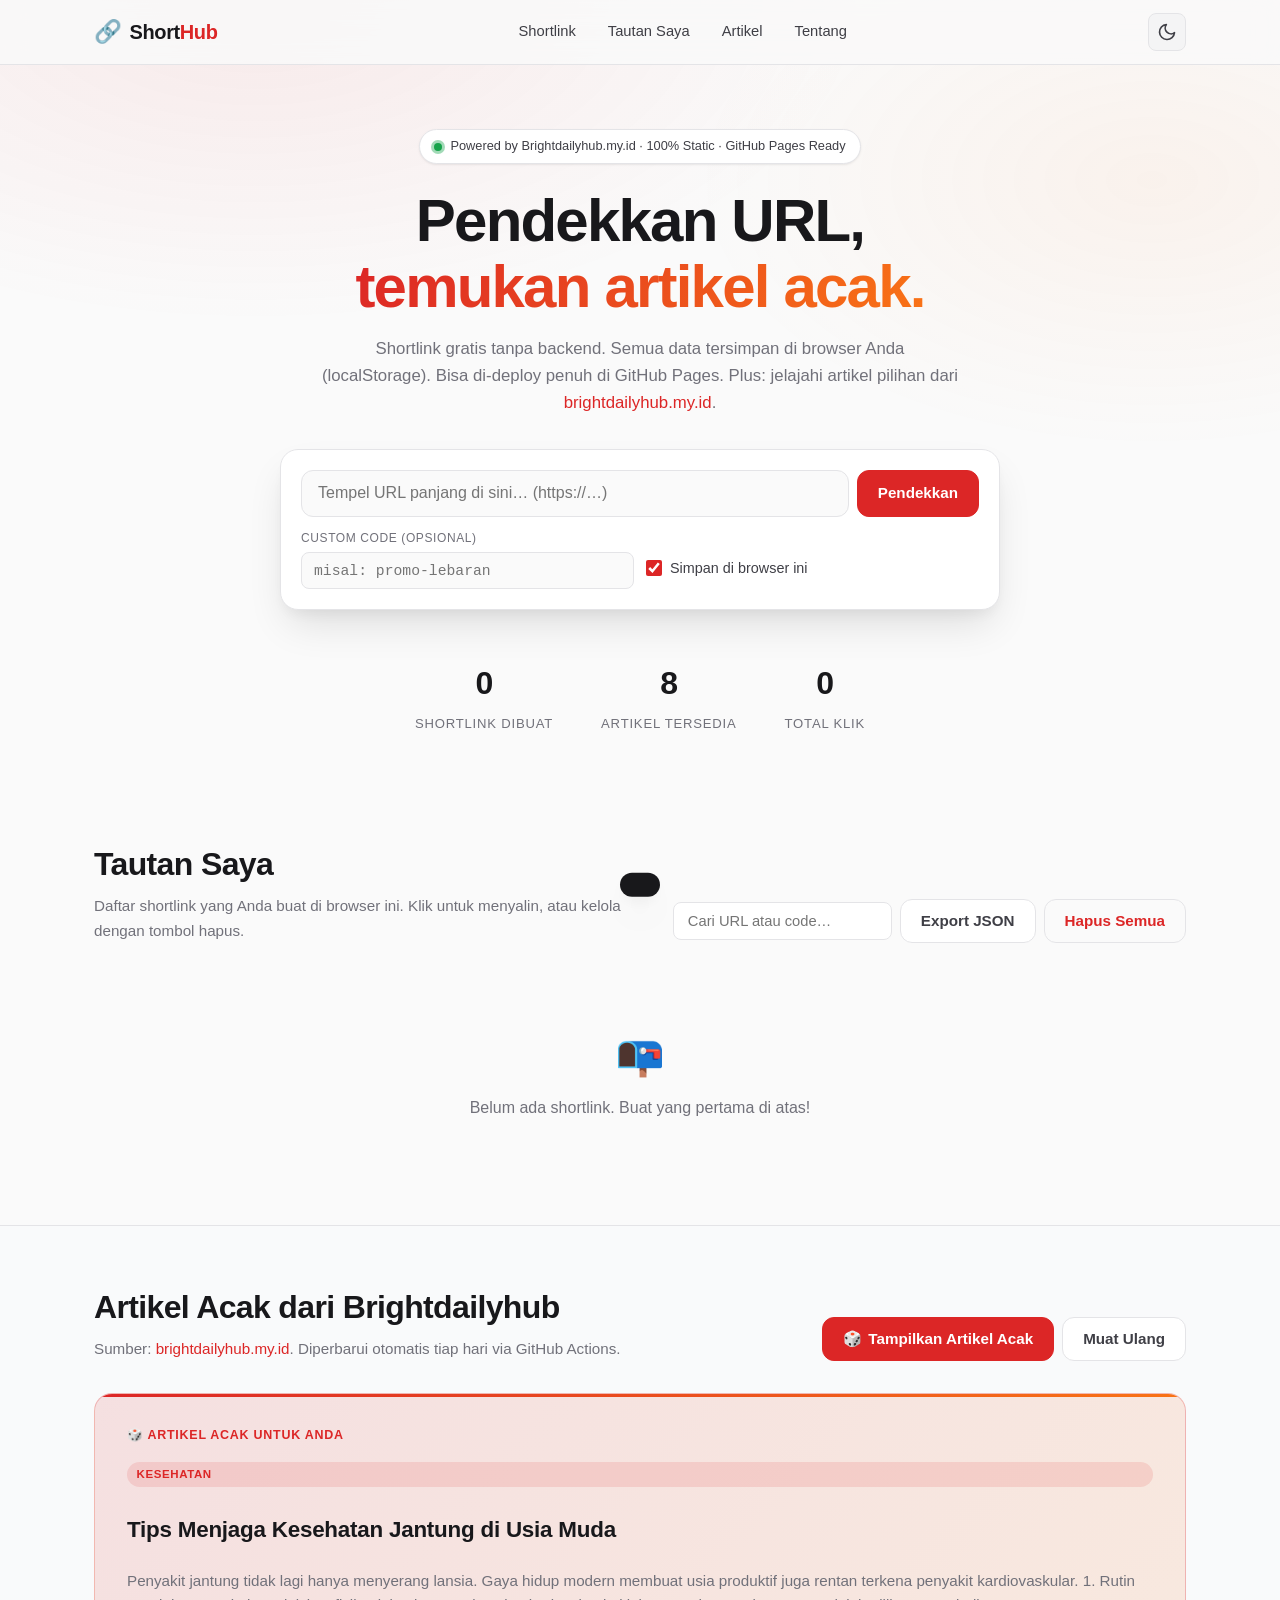
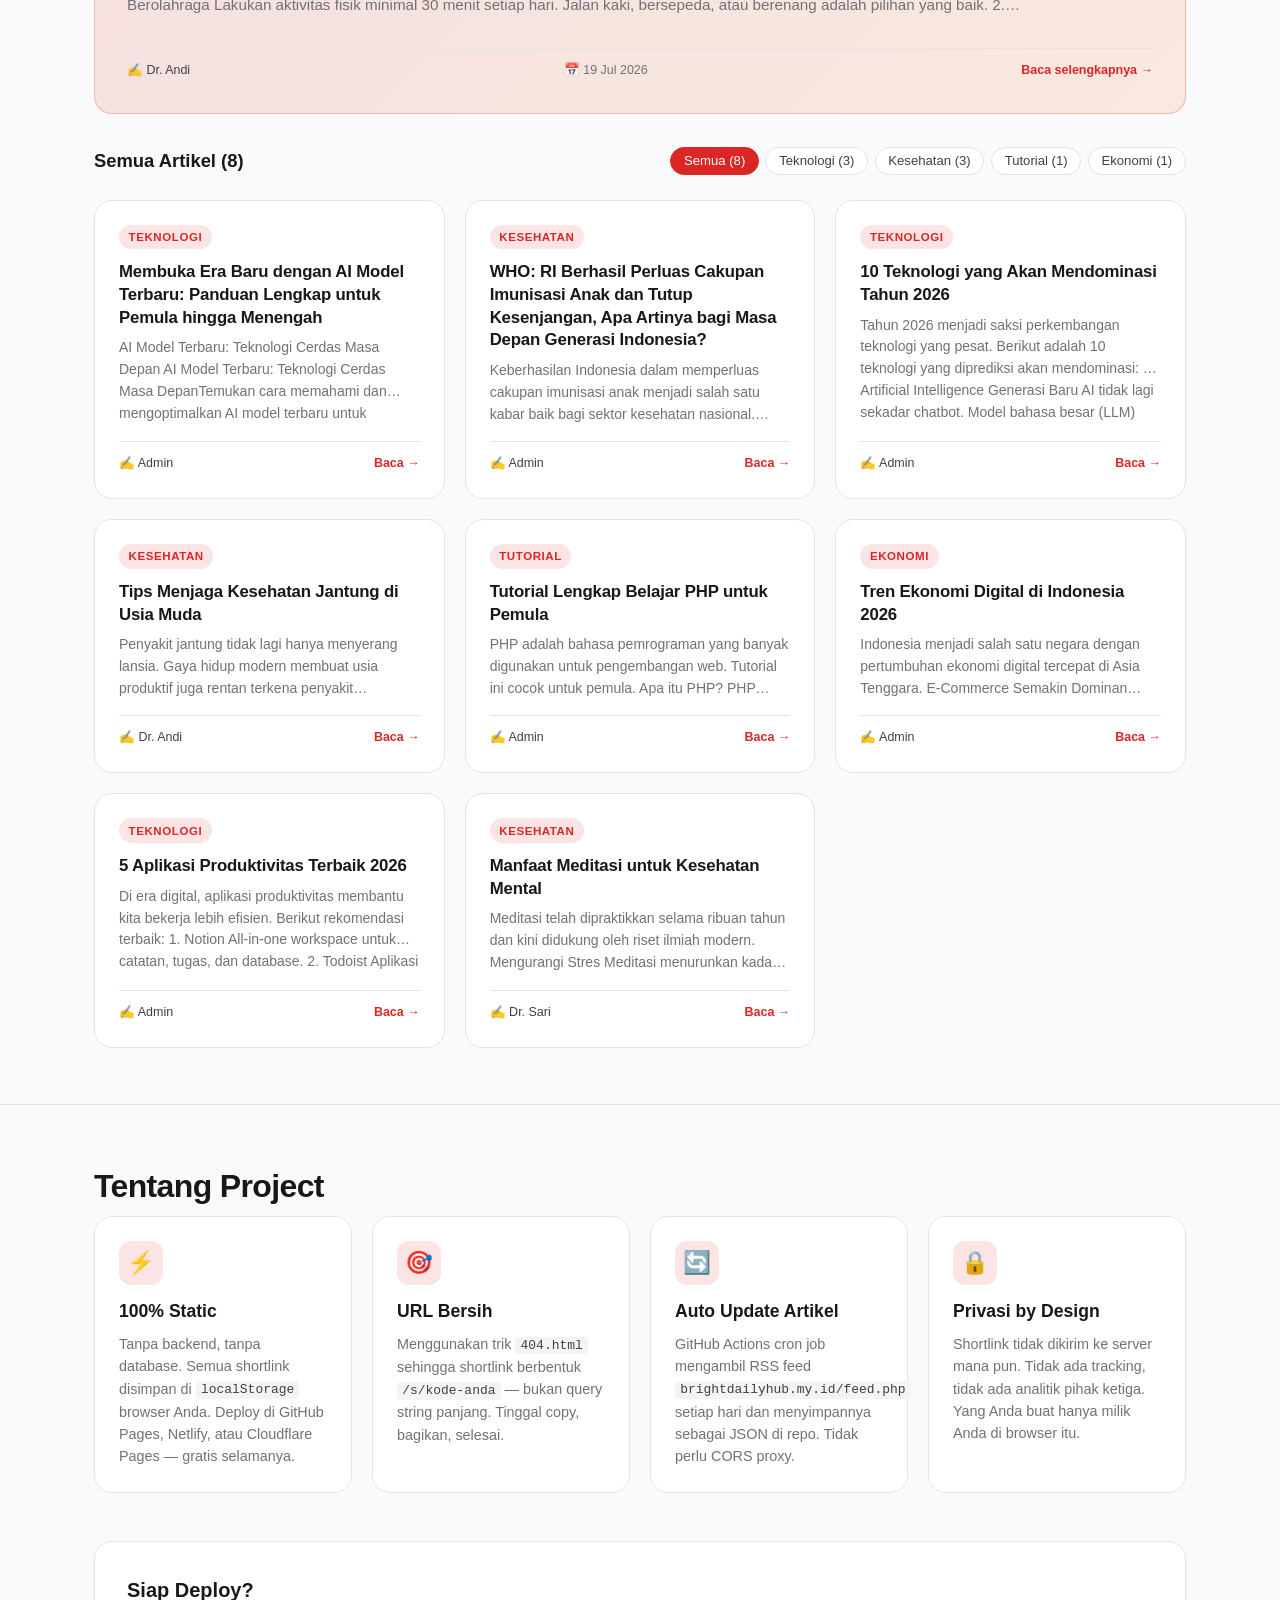
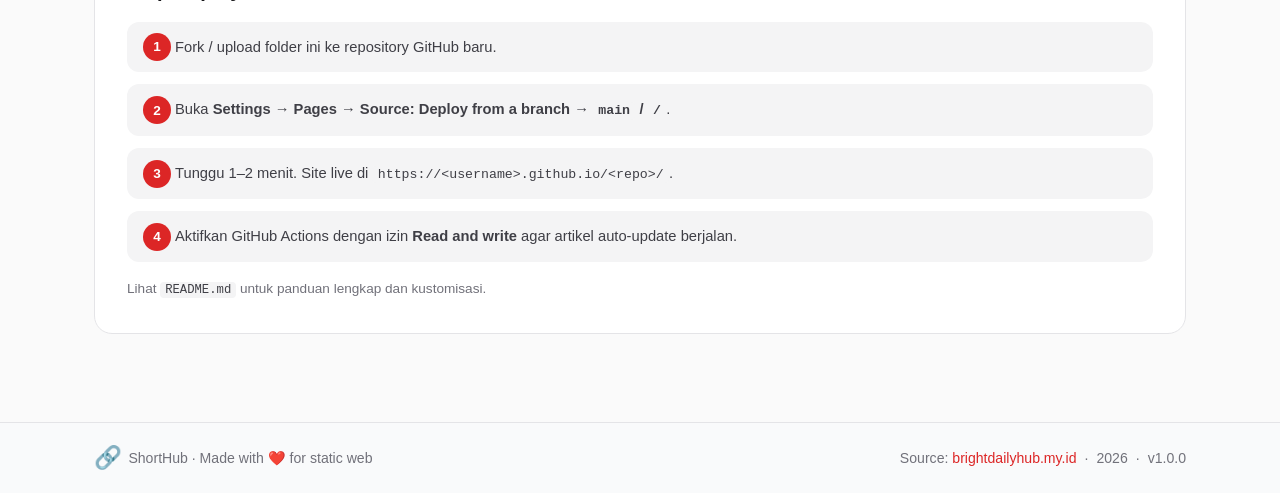
<file: index.html>
<!DOCTYPE html>
<html lang="id">
<head>
<meta charset="UTF-8">
<meta name="viewport" content="width=device-width, initial-scale=1.0">
<meta name="description" content="Shortlink generator gratis dengan fitur random artikel dari Brightdailyhub. Deploy di GitHub Pages, tanpa backend.">
<meta name="theme-color" content="#dc2626">
<title>ShortHub — Shortlink & Random Artikel</title>
<link rel="icon" href="data:image/svg+xml,<svg xmlns='http://www.w3.org/2000/svg' viewBox='0 0 100 100'><text y='.9em' font-size='90'>🔗</text></svg>">
<link rel="manifest" href="manifest.webmanifest">
<link rel="stylesheet" href="assets/css/style.css">
</head>
<body>
<div class="bg-gradient" aria-hidden="true"></div>

<header class="site-header">
  <div class="container header-inner">
    <a href="./" class="brand" aria-label="ShortHub home">
      <span class="brand-icon">🔗</span>
      <span class="brand-text">Short<span class="brand-accent">Hub</span></span>
    </a>
    <nav class="top-nav" aria-label="Navigasi utama">
      <a href="#shortener" class="nav-link">Shortlink</a>
      <a href="#my-links" class="nav-link">Tautan Saya</a>
      <a href="#articles" class="nav-link">Artikel</a>
      <a href="#about" class="nav-link">Tentang</a>
    </nav>
    <button class="theme-toggle" id="themeToggle" type="button" aria-label="Ganti tema" title="Ganti tema terang/gelap">
      <svg class="icon-sun" width="20" height="20" viewBox="0 0 24 24" fill="none" stroke="currentColor" stroke-width="2" stroke-linecap="round" stroke-linejoin="round"><circle cx="12" cy="12" r="5"/><line x1="12" y1="1" x2="12" y2="3"/><line x1="12" y1="21" x2="12" y2="23"/><line x1="4.22" y1="4.22" x2="5.64" y2="5.64"/><line x1="18.36" y1="18.36" x2="19.78" y2="19.78"/><line x1="1" y1="12" x2="3" y2="12"/><line x1="21" y1="12" x2="23" y2="12"/><line x1="4.22" y1="19.78" x2="5.64" y2="18.36"/><line x1="18.36" y1="5.64" x2="19.78" y2="4.22"/></svg>
      <svg class="icon-moon" width="20" height="20" viewBox="0 0 24 24" fill="none" stroke="currentColor" stroke-width="2" stroke-linecap="round" stroke-linejoin="round"><path d="M21 12.79A9 9 0 1 1 11.21 3 7 7 0 0 0 21 12.79z"/></svg>
    </button>
  </div>
</header>

<main>
  <!-- HERO + SHORTLINK CREATOR -->
  <section id="shortener" class="hero">
    <div class="container">
      <div class="hero-badge">
        <span class="pulse-dot"></span>
        Powered by Brightdailyhub.my.id · 100% Static · GitHub Pages Ready
      </div>
      <h1 class="hero-title">
        Pendekkan URL,<br>
        <span class="grad-text">temukan artikel acak.</span>
      </h1>
      <p class="hero-sub">
        Shortlink gratis tanpa backend. Semua data tersimpan di browser Anda (localStorage).
        Bisa di-deploy penuh di GitHub Pages. Plus: jelajahi artikel pilihan dari
        <a href="https://brightdailyhub.my.id" target="_blank" rel="noopener">brightdailyhub.my.id</a>.
      </p>

      <form id="shortenForm" class="shorten-card" autocomplete="off">
        <div class="input-row">
          <input
            type="url"
            id="urlInput"
            name="url"
            placeholder="Tempel URL panjang di sini… (https://…)"
            required
            aria-label="URL panjang"
          >
          <button type="submit" class="btn btn-primary" id="shortenBtn">
            <span class="btn-label">Pendekkan</span>
          </button>
        </div>
        <div class="options-row">
          <label class="opt-field">
            <span class="opt-label">Custom code (opsional)</span>
            <input type="text" id="customCode" placeholder="misal: promo-lebaran" pattern="[a-zA-Z0-9_-]{0,32}" maxlength="32">
          </label>
          <label class="opt-field opt-check">
            <input type="checkbox" id="rememberMe" checked>
            <span>Simpan di browser ini</span>
          </label>
        </div>
        <div id="resultBox" class="result-box hidden" role="status" aria-live="polite"></div>
      </form>

      <div class="hero-stats">
        <div class="stat">
          <span class="stat-num" id="statTotalLinks">0</span>
          <span class="stat-label">Shortlink dibuat</span>
        </div>
        <div class="stat">
          <span class="stat-num" id="statTotalArticles">0</span>
          <span class="stat-label">Artikel tersedia</span>
        </div>
        <div class="stat">
          <span class="stat-num" id="statTotalClicks">0</span>
          <span class="stat-label">Total klik</span>
        </div>
      </div>
    </div>
  </section>

  <!-- MY LINKS -->
  <section id="my-links" class="section">
    <div class="container">
      <div class="section-head">
        <div>
          <h2 class="section-title">Tautan Saya</h2>
          <p class="section-desc">Daftar shortlink yang Anda buat di browser ini. Klik untuk menyalin, atau kelola dengan tombol hapus.</p>
        </div>
        <div class="section-actions">
          <input type="search" id="searchLinks" placeholder="Cari URL atau code…" class="search-input" aria-label="Cari shortlink">
          <button class="btn btn-ghost" id="exportBtn" type="button">Export JSON</button>
          <button class="btn btn-ghost-danger" id="clearAllBtn" type="button">Hapus Semua</button>
        </div>
      </div>
      <div id="linksList" class="links-list"></div>
      <div id="emptyState" class="empty-state hidden">
        <div class="empty-icon">📭</div>
        <p>Belum ada shortlink. Buat yang pertama di atas!</p>
      </div>
    </div>
  </section>

  <!-- RANDOM ARTICLES -->
  <section id="articles" class="section section-alt">
    <div class="container">
      <div class="section-head">
        <div>
          <h2 class="section-title">Artikel Acak dari Brightdailyhub</h2>
          <p class="section-desc">
            Sumber: <a href="https://brightdailyhub.my.id" target="_blank" rel="noopener">brightdailyhub.my.id</a>.
            Diperbarui otomatis tiap hari via GitHub Actions.
          </p>
        </div>
        <div class="section-actions">
          <button class="btn btn-primary" id="randomArticleBtn" type="button">
            <span>🎲</span> Tampilkan Artikel Acak
          </button>
          <button class="btn btn-ghost" id="refreshArticlesBtn" type="button">Muat Ulang</button>
        </div>
      </div>

      <article id="randomArticleCard" class="article-card article-card-featured hidden" aria-live="polite"></article>

      <div class="articles-head">
        <h3 class="subsection-title">Semua Artikel (<span id="articleCount">0</span>)</h3>
        <div class="filter-chips" id="categoryFilter" role="tablist" aria-label="Filter kategori"></div>
      </div>
      <div id="articlesGrid" class="articles-grid"></div>
      <div id="articlesEmpty" class="empty-state hidden">
        <div class="empty-icon">📰</div>
        <p>Belum ada artikel. Coba muat ulang.</p>
      </div>
    </div>
  </section>

  <!-- ABOUT -->
  <section id="about" class="section">
    <div class="container">
      <h2 class="section-title">Tentang Project</h2>
      <div class="about-grid">
        <div class="about-card">
          <div class="about-icon">⚡</div>
          <h3>100% Static</h3>
          <p>Tanpa backend, tanpa database. Semua shortlink disimpan di <code>localStorage</code> browser Anda. Deploy di GitHub Pages, Netlify, atau Cloudflare Pages — gratis selamanya.</p>
        </div>
        <div class="about-card">
          <div class="about-icon">🎯</div>
          <h3>URL Bersih</h3>
          <p>Menggunakan trik <code>404.html</code> sehingga shortlink berbentuk <code>/s/kode-anda</code> — bukan query string panjang. Tinggal copy, bagikan, selesai.</p>
        </div>
        <div class="about-card">
          <div class="about-icon">🔄</div>
          <h3>Auto Update Artikel</h3>
          <p>GitHub Actions cron job mengambil RSS feed <code>brightdailyhub.my.id/feed.php</code> setiap hari dan menyimpannya sebagai JSON di repo. Tidak perlu CORS proxy.</p>
        </div>
        <div class="about-card">
          <div class="about-icon">🔒</div>
          <h3>Privasi by Design</h3>
          <p>Shortlink tidak dikirim ke server mana pun. Tidak ada tracking, tidak ada analitik pihak ketiga. Yang Anda buat hanya milik Anda di browser itu.</p>
        </div>
      </div>

      <div class="deploy-cta">
        <h3>Siap Deploy?</h3>
        <ol class="deploy-steps">
          <li>Fork / upload folder ini ke repository GitHub baru.</li>
          <li>Buka <strong>Settings → Pages → Source: Deploy from a branch → <code>main</code> / <code>/</code></strong>.</li>
          <li>Tunggu 1–2 menit. Site live di <code>https://&lt;username&gt;.github.io/&lt;repo&gt;/</code>.</li>
          <li>Aktifkan GitHub Actions dengan izin <strong>Read and write</strong> agar artikel auto-update berjalan.</li>
        </ol>
        <p class="deploy-note">Lihat <code>README.md</code> untuk panduan lengkap dan kustomisasi.</p>
      </div>
    </div>
  </section>
</main>

<footer class="site-footer">
  <div class="container footer-inner">
    <div class="footer-brand">
      <span class="brand-icon">🔗</span> ShortHub · Made with ❤️ for static web
    </div>
    <div class="footer-meta">
      <span>Source: <a href="https://brightdailyhub.my.id" target="_blank" rel="noopener">brightdailyhub.my.id</a></span>
      <span>·</span>
      <span id="footerYear"></span>
      <span>·</span>
      <span>v1.0.0</span>
    </div>
  </div>
</footer>

<div id="toast" class="toast" role="alert" aria-live="assertive"></div>

<script src="assets/js/store.js"></script>
<script src="assets/js/articles.js"></script>
<script src="assets/js/app.js"></script>
</body>
</html>
</file>
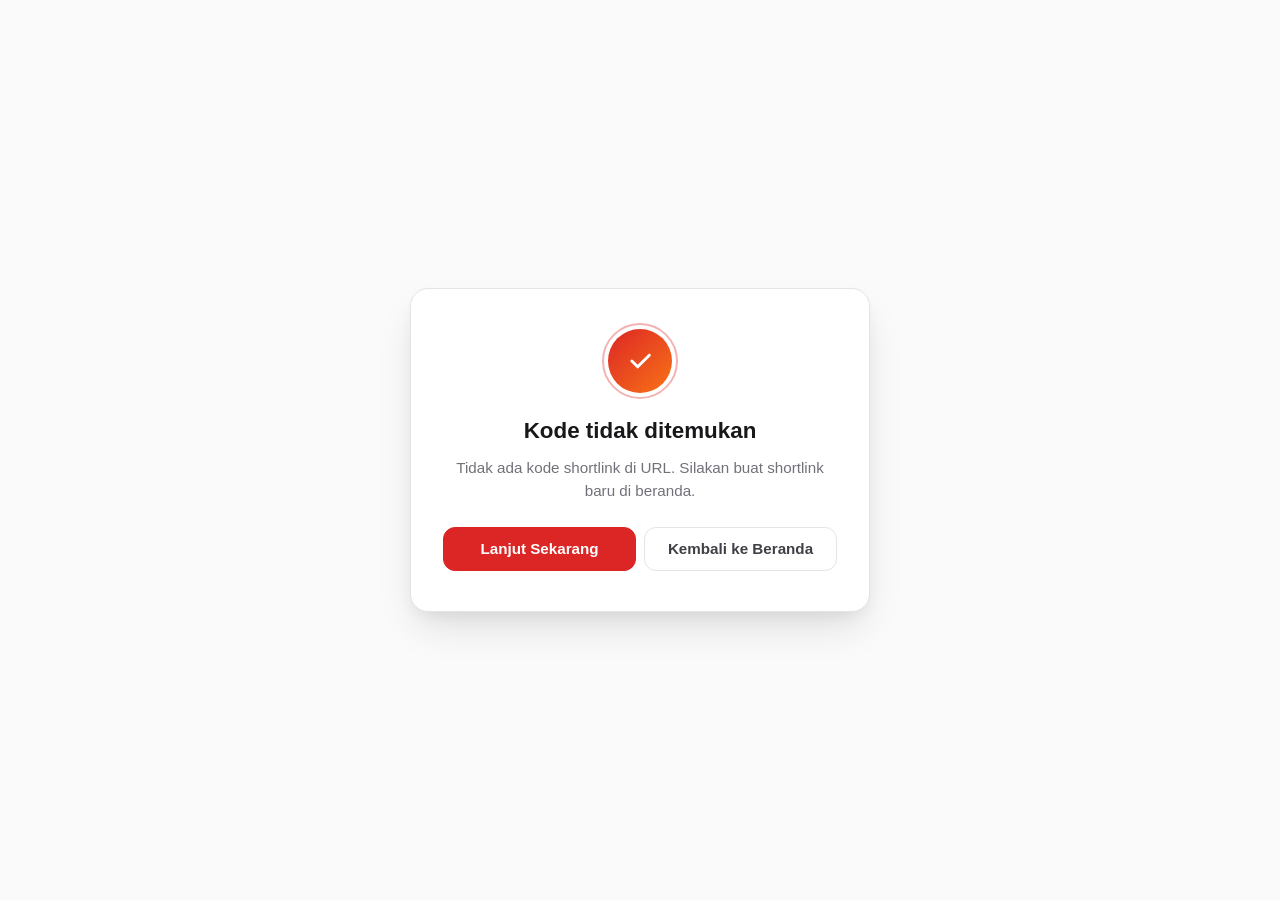
<file: s/index.html>
<!DOCTYPE html>
<html lang="id">
<head>
<meta charset="UTF-8">
<meta name="viewport" content="width=device-width, initial-scale=1.0">
<meta name="robots" content="noindex">
<title>Mengalihkan… | ShortHub</title>
<link rel="icon" href="data:image/svg+xml,<svg xmlns='http://www.w3.org/2000/svg' viewBox='0 0 100 100'><text y='.9em' font-size='90'>🔗</text></svg>">
<link rel="stylesheet" href="../assets/css/style.css">
<style>
  body { background: var(--bg); min-height: 100vh; display: grid; place-items: center; padding: 1.5rem; }
  .redirect-card {
    background: var(--surface);
    border: 1px solid var(--border);
    border-radius: 18px;
    padding: 2.5rem 2rem;
    max-width: 460px;
    width: 100%;
    text-align: center;
    box-shadow: var(--shadow-lg);
  }
  .redirect-icon {
    width: 64px; height: 64px;
    margin: 0 auto 1.25rem;
    border-radius: 50%;
    background: linear-gradient(135deg, var(--accent), var(--accent-2));
    display: grid; place-items: center;
    color: white;
    position: relative;
  }
  .redirect-icon::after {
    content: "";
    position: absolute;
    inset: -6px;
    border-radius: 50%;
    border: 2px solid var(--accent);
    opacity: 0.35;
    animation: ping 1.4s cubic-bezier(0,0,0.2,1) infinite;
  }
  @keyframes ping {
    0% { transform: scale(0.9); opacity: 0.6; }
    100% { transform: scale(1.4); opacity: 0; }
  }
  .redirect-title { font-size: 1.4rem; font-weight: 700; margin-bottom: 0.5rem; color: var(--text); }
  .redirect-sub { color: var(--muted); font-size: 0.95rem; margin-bottom: 1.5rem; line-height: 1.5; }
  .redirect-target {
    background: var(--bg-soft);
    border: 1px dashed var(--border);
    padding: 0.75rem 1rem;
    border-radius: 10px;
    word-break: break-all;
    font-family: var(--mono);
    font-size: 0.85rem;
    color: var(--muted);
    margin-bottom: 1.5rem;
  }
  .redirect-actions { display: flex; gap: 0.5rem; justify-content: center; flex-wrap: wrap; }
  .redirect-actions .btn { flex: 1; min-width: 120px; }
  .countdown {
    font-variant-numeric: tabular-nums;
    font-weight: 700;
    color: var(--accent);
  }
</style>
</head>
<body>
<div class="redirect-card">
  <div id="cardState">
    <div class="redirect-icon">
      <svg width="28" height="28" viewBox="0 0 24 24" fill="none" stroke="currentColor" stroke-width="2.5" stroke-linecap="round" stroke-linejoin="round">
        <path d="M5 12l5 5L20 7"/>
      </svg>
    </div>
    <h1 class="redirect-title" id="cardTitle">Mengalihkan…</h1>
    <p class="redirect-sub" id="cardSub">Mohon tunggu, Anda akan diarahkan otomatis dalam <span class="countdown" id="countdown">3</span> detik.</p>
    <div class="redirect-target" id="cardTarget"></div>
    <div class="redirect-actions">
      <button class="btn btn-primary" id="goNowBtn" type="button">Lanjut Sekarang</button>
      <a class="btn btn-ghost" href="../">Kembali ke Beranda</a>
    </div>
  </div>
</div>

<script src="../assets/js/store.js"></script>
<script>
(function () {
  "use strict";

  var params = new URLSearchParams(window.location.search);
  var code = (params.get("c") || "").trim();
  var countdownEl = document.getElementById("countdown");
  var targetEl = document.getElementById("cardTarget");
  var titleEl = document.getElementById("cardTitle");
  var subEl = document.getElementById("cardSub");
  var goNowBtn = document.getElementById("goNowBtn");

  if (!code) {
    titleEl.textContent = "Kode tidak ditemukan";
    subEl.innerHTML = "Tidak ada kode shortlink di URL. Silakan buat shortlink baru di beranda.";
    targetEl.style.display = "none";
    countdownEl.parentElement.style.display = "none";
    goNowBtn.style.display = "none";
    return;
  }

  var store = window.ShortHubStore;
  var link = store.getLink(code);

  if (!link) {
    titleEl.textContent = "Shortlink tidak ditemukan";
    subEl.innerHTML = "Shortlink <code>" + escapeHtml(code) + "</code> tidak ada di browser ini. " +
      "Kemungkinan dibuat di browser/perangkat lain, atau sudah dihapus.";
    targetEl.style.display = "none";
    countdownEl.parentElement.style.display = "none";
    goNowBtn.style.display = "none";
    return;
  }

  targetEl.textContent = link.url;
  var redirectUrl = link.url;
  var secondsLeft = 3;
  countdownEl.textContent = secondsLeft;

  function go() {
    store.incrementClicks(code);
    window.location.replace(redirectUrl);
  }

  goNowBtn.addEventListener("click", go);

  var timer = setInterval(function () {
    secondsLeft -= 1;
    if (secondsLeft <= 0) {
      clearInterval(timer);
      go();
    } else {
      countdownEl.textContent = secondsLeft;
    }
  }, 1000);

  function escapeHtml(s) {
    return String(s).replace(/[&<>"']/g, function (c) {
      return { "&": "&amp;", "<": "&lt;", ">": "&gt;", '"': "&quot;", "'": "&#39;" }[c];
    });
  }
})();
</script>
</body>
</html>
</file>
<file: assets/css/style.css>
/* ==========================================================================
   ShortHub — modern minimalist styling with dark mode
   ========================================================================== */

:root {
  /* Brand palette — inspired by brightdailyhub.my.id (#dc2626) */
  --accent: #dc2626;
  --accent-2: #f97316;
  --accent-soft: rgba(220, 38, 38, 0.12);
  --accent-soft-2: rgba(249, 115, 22, 0.12);

  /* Light theme */
  --bg: #fafafa;
  --bg-soft: #f4f4f5;
  --bg-gradient-1: rgba(220, 38, 38, 0.08);
  --bg-gradient-2: rgba(249, 115, 22, 0.06);
  --surface: #ffffff;
  --surface-2: #f9fafb;
  --text: #18181b;
  --text-soft: #3f3f46;
  --muted: #71717a;
  --border: #e4e4e7;
  --border-strong: #d4d4d8;
  --success: #16a34a;
  --danger: #dc2626;
  --shadow-sm: 0 1px 2px rgba(0,0,0,0.04), 0 1px 3px rgba(0,0,0,0.05);
  --shadow: 0 4px 12px rgba(0,0,0,0.06), 0 1px 3px rgba(0,0,0,0.04);
  --shadow-lg: 0 20px 40px -8px rgba(0,0,0,0.12), 0 8px 16px -4px rgba(0,0,0,0.06);

  --radius-sm: 8px;
  --radius: 12px;
  --radius-lg: 18px;
  --radius-xl: 24px;

  --mono: ui-monospace, SFMono-Regular, "SF Mono", Menlo, Consolas, "Liberation Mono", monospace;
  --sans: -apple-system, BlinkMacSystemFont, "Segoe UI", Roboto, "Helvetica Neue", Arial, "Noto Sans", sans-serif;

  --container: 1140px;
  --header-h: 64px;
}

[data-theme="dark"] {
  --bg: #0b0f17;
  --bg-soft: #11161f;
  --bg-gradient-1: rgba(220, 38, 38, 0.18);
  --bg-gradient-2: rgba(249, 115, 22, 0.14);
  --surface: #161b26;
  --surface-2: #1c2330;
  --text: #f3f4f6;
  --text-soft: #d1d5db;
  --muted: #9ca3af;
  --border: #232a36;
  --border-strong: #2f3744;
  --accent-soft: rgba(220, 38, 38, 0.22);
  --accent-soft-2: rgba(249, 115, 22, 0.18);
  --shadow-sm: 0 1px 2px rgba(0,0,0,0.4);
  --shadow: 0 4px 14px rgba(0,0,0,0.4), 0 1px 3px rgba(0,0,0,0.3);
  --shadow-lg: 0 20px 40px -8px rgba(0,0,0,0.6), 0 8px 16px -4px rgba(0,0,0,0.4);
}

/* Reset */
*, *::before, *::after { box-sizing: border-box; }
* { margin: 0; padding: 0; }
html { scroll-behavior: smooth; }
@media (prefers-reduced-motion: reduce) {
  html { scroll-behavior: auto; }
  * { animation-duration: 0.01ms !important; transition-duration: 0.01ms !important; }
}

body {
  font-family: var(--sans);
  background: var(--bg);
  color: var(--text);
  line-height: 1.6;
  font-size: 16px;
  -webkit-font-smoothing: antialiased;
  -moz-osx-font-smoothing: grayscale;
  min-height: 100vh;
  overflow-x: hidden;
}

a { color: var(--accent); text-decoration: none; transition: color 0.15s ease; }
a:hover { color: var(--accent-2); }

code, pre {
  font-family: var(--mono);
  background: var(--bg-soft);
  padding: 0.1em 0.4em;
  border-radius: 4px;
  font-size: 0.9em;
  color: var(--text-soft);
}

button { font-family: inherit; cursor: pointer; }
input { font-family: inherit; }

/* Container */
.container {
  max-width: var(--container);
  margin: 0 auto;
  padding: 0 1.5rem;
}

/* Background gradient */
.bg-gradient {
  position: fixed;
  inset: 0;
  z-index: -1;
  background:
    radial-gradient(ellipse 80% 60% at 20% 0%, var(--bg-gradient-1), transparent 60%),
    radial-gradient(ellipse 60% 50% at 90% 20%, var(--bg-gradient-2), transparent 60%);
  pointer-events: none;
}

/* ============================ Header ============================ */
.site-header {
  position: sticky;
  top: 0;
  z-index: 100;
  background: color-mix(in srgb, var(--bg) 85%, transparent);
  backdrop-filter: blur(12px);
  -webkit-backdrop-filter: blur(12px);
  border-bottom: 1px solid var(--border);
}
.header-inner {
  display: flex;
  align-items: center;
  justify-content: space-between;
  height: var(--header-h);
  gap: 1rem;
}
.brand {
  display: inline-flex;
  align-items: center;
  gap: 0.5rem;
  font-weight: 800;
  font-size: 1.25rem;
  color: var(--text);
  letter-spacing: -0.02em;
}
.brand:hover { color: var(--text); }
.brand-icon { font-size: 1.4rem; line-height: 1; }
.brand-accent { color: var(--accent); }

.top-nav { display: flex; gap: 0.25rem; }
.nav-link {
  padding: 0.5rem 0.875rem;
  border-radius: var(--radius-sm);
  color: var(--text-soft);
  font-weight: 500;
  font-size: 0.92rem;
  transition: all 0.15s ease;
}
.nav-link:hover {
  background: var(--bg-soft);
  color: var(--text);
}

.theme-toggle {
  width: 38px;
  height: 38px;
  display: grid;
  place-items: center;
  background: var(--bg-soft);
  border: 1px solid var(--border);
  border-radius: var(--radius-sm);
  color: var(--text-soft);
  transition: all 0.15s ease;
}
.theme-toggle:hover { background: var(--surface-2); color: var(--accent); border-color: var(--border-strong); }
.theme-toggle .icon-sun { display: none; }
.theme-toggle .icon-moon { display: block; }
[data-theme="dark"] .theme-toggle .icon-sun { display: block; }
[data-theme="dark"] .theme-toggle .icon-moon { display: none; }

/* ============================ Hero ============================ */
.hero {
  padding: 4rem 0 3rem;
  text-align: center;
}
.hero-badge {
  display: inline-flex;
  align-items: center;
  gap: 0.5rem;
  background: var(--surface);
  border: 1px solid var(--border);
  border-radius: 999px;
  padding: 0.4rem 0.875rem;
  font-size: 0.8rem;
  color: var(--text-soft);
  margin-bottom: 1.5rem;
  box-shadow: var(--shadow-sm);
  font-weight: 500;
}
.pulse-dot {
  width: 8px;
  height: 8px;
  border-radius: 50%;
  background: var(--success);
  position: relative;
}
.pulse-dot::after {
  content: "";
  position: absolute;
  inset: -3px;
  border-radius: 50%;
  background: var(--success);
  opacity: 0.4;
  animation: pulse 2s ease-in-out infinite;
}
@keyframes pulse {
  0%, 100% { transform: scale(1); opacity: 0.4; }
  50% { transform: scale(1.6); opacity: 0; }
}

.hero-title {
  font-size: clamp(2.25rem, 5vw, 3.75rem);
  font-weight: 800;
  line-height: 1.1;
  letter-spacing: -0.03em;
  margin-bottom: 1rem;
}
.grad-text {
  background: linear-gradient(120deg, var(--accent), var(--accent-2));
  -webkit-background-clip: text;
  background-clip: text;
  color: transparent;
}
.hero-sub {
  max-width: 640px;
  margin: 0 auto 2rem;
  color: var(--muted);
  font-size: 1.05rem;
  line-height: 1.6;
}

/* Shorten Card */
.shorten-card {
  max-width: 720px;
  margin: 0 auto;
  background: var(--surface);
  border: 1px solid var(--border);
  border-radius: var(--radius-lg);
  padding: 1.25rem;
  box-shadow: var(--shadow-lg);
  text-align: left;
}
.input-row {
  display: flex;
  gap: 0.5rem;
}
.input-row input[type="url"] {
  flex: 1;
  padding: 0.85rem 1rem;
  border: 1.5px solid var(--border);
  border-radius: var(--radius);
  background: var(--bg);
  color: var(--text);
  font-size: 1rem;
  transition: all 0.15s ease;
}
.input-row input[type="url"]:focus {
  outline: none;
  border-color: var(--accent);
  box-shadow: 0 0 0 3px var(--accent-soft);
}

.options-row {
  display: flex;
  gap: 0.75rem;
  margin-top: 0.75rem;
  flex-wrap: wrap;
  align-items: flex-end;
}
.opt-field { display: flex; flex-direction: column; gap: 0.25rem; flex: 1; min-width: 180px; }
.opt-label {
  font-size: 0.75rem;
  color: var(--muted);
  font-weight: 500;
  text-transform: uppercase;
  letter-spacing: 0.05em;
}
.opt-field input[type="text"] {
  padding: 0.6rem 0.75rem;
  border: 1.5px solid var(--border);
  border-radius: var(--radius-sm);
  background: var(--bg);
  color: var(--text);
  font-size: 0.92rem;
  font-family: var(--mono);
  transition: all 0.15s ease;
}
.opt-field input[type="text"]:focus {
  outline: none;
  border-color: var(--accent);
  box-shadow: 0 0 0 3px var(--accent-soft);
}
.opt-check {
  flex-direction: row;
  align-items: center;
  gap: 0.5rem;
  font-size: 0.9rem;
  color: var(--text-soft);
  cursor: pointer;
  padding-bottom: 0.6rem;
}
.opt-check input[type="checkbox"] {
  width: 16px; height: 16px;
  accent-color: var(--accent);
}

/* Buttons */
.btn {
  display: inline-flex;
  align-items: center;
  justify-content: center;
  gap: 0.4rem;
  padding: 0.75rem 1.25rem;
  border: 1.5px solid transparent;
  border-radius: var(--radius);
  font-weight: 600;
  font-size: 0.95rem;
  cursor: pointer;
  transition: all 0.15s ease;
  white-space: nowrap;
  text-decoration: none;
  line-height: 1.2;
}
.btn-primary {
  background: var(--accent);
  color: white;
  border-color: var(--accent);
}
.btn-primary:hover {
  background: var(--accent-2);
  border-color: var(--accent-2);
  color: white;
  transform: translateY(-1px);
  box-shadow: var(--shadow);
}
.btn-primary:active { transform: translateY(0); }
.btn-primary:disabled { opacity: 0.6; cursor: not-allowed; transform: none; }
.btn-ghost {
  background: var(--surface);
  color: var(--text-soft);
  border-color: var(--border);
}
.btn-ghost:hover { background: var(--bg-soft); color: var(--text); border-color: var(--border-strong); }
.btn-ghost-danger {
  background: transparent;
  color: var(--danger);
  border-color: var(--border);
}
.btn-ghost-danger:hover { background: var(--accent-soft); border-color: var(--accent); }

/* Result box */
.result-box {
  margin-top: 1rem;
  padding: 1rem 1.25rem;
  background: var(--accent-soft);
  border: 1px solid color-mix(in srgb, var(--accent) 30%, transparent);
  border-radius: var(--radius);
  display: flex;
  align-items: center;
  justify-content: space-between;
  gap: 0.75rem;
  flex-wrap: wrap;
}
.result-box.error {
  background: var(--accent-soft);
  border-color: var(--accent);
}
.result-url {
  font-family: var(--mono);
  font-size: 0.95rem;
  color: var(--text);
  font-weight: 600;
  word-break: break-all;
  flex: 1;
  min-width: 200px;
}
.result-box .result-actions {
  display: flex;
  gap: 0.4rem;
  flex-shrink: 0;
}
.btn-mini {
  padding: 0.4rem 0.75rem;
  font-size: 0.85rem;
  border-radius: var(--radius-sm);
  border: 1px solid var(--border);
  background: var(--surface);
  color: var(--text-soft);
  cursor: pointer;
  transition: all 0.15s ease;
}
.btn-mini:hover { background: var(--bg-soft); color: var(--text); }
.btn-mini.copy-success { background: var(--success); color: white; border-color: var(--success); }

/* Hero stats */
.hero-stats {
  display: flex;
  justify-content: center;
  gap: 3rem;
  margin-top: 3rem;
  flex-wrap: wrap;
}
.stat { text-align: center; }
.stat-num {
  display: block;
  font-size: 2rem;
  font-weight: 800;
  color: var(--text);
  letter-spacing: -0.02em;
  font-variant-numeric: tabular-nums;
}
.stat-label {
  font-size: 0.82rem;
  color: var(--muted);
  text-transform: uppercase;
  letter-spacing: 0.06em;
  font-weight: 500;
}

/* ============================ Sections ============================ */
.section { padding: 3.5rem 0; }
.section-alt { background: var(--surface-2); border-top: 1px solid var(--border); border-bottom: 1px solid var(--border); }

.section-head {
  display: flex;
  justify-content: space-between;
  align-items: flex-end;
  gap: 1rem;
  margin-bottom: 2rem;
  flex-wrap: wrap;
}
.section-title {
  font-size: clamp(1.5rem, 3vw, 2rem);
  font-weight: 700;
  letter-spacing: -0.02em;
  margin-bottom: 0.25rem;
}
.section-desc {
  color: var(--muted);
  font-size: 0.95rem;
  max-width: 560px;
}
.section-actions {
  display: flex;
  gap: 0.5rem;
  flex-wrap: wrap;
  align-items: center;
}
.search-input {
  padding: 0.6rem 0.875rem;
  border: 1.5px solid var(--border);
  border-radius: var(--radius-sm);
  background: var(--surface);
  color: var(--text);
  font-size: 0.92rem;
  min-width: 200px;
  transition: all 0.15s ease;
}
.search-input:focus {
  outline: none;
  border-color: var(--accent);
  box-shadow: 0 0 0 3px var(--accent-soft);
}

/* Links list */
.links-list {
  display: grid;
  gap: 0.75rem;
}
.link-item {
  background: var(--surface);
  border: 1px solid var(--border);
  border-radius: var(--radius);
  padding: 1rem 1.25rem;
  display: grid;
  grid-template-columns: auto 1fr auto;
  gap: 1rem;
  align-items: center;
  transition: all 0.15s ease;
}
.link-item:hover { border-color: var(--border-strong); box-shadow: var(--shadow-sm); }
.link-code {
  display: inline-flex;
  align-items: center;
  justify-content: center;
  width: 40px;
  height: 40px;
  background: var(--accent-soft);
  color: var(--accent);
  border-radius: var(--radius-sm);
  font-weight: 700;
  font-size: 0.85rem;
  font-family: var(--mono);
  overflow: hidden;
  text-overflow: ellipsis;
  white-space: nowrap;
  padding: 0 0.5rem;
  flex-shrink: 0;
}
.link-info { min-width: 0; }
.link-short {
  font-family: var(--mono);
  font-weight: 600;
  color: var(--text);
  font-size: 0.95rem;
  margin-bottom: 0.15rem;
  word-break: break-all;
}
.link-original {
  color: var(--muted);
  font-size: 0.82rem;
  word-break: break-all;
  overflow: hidden;
  text-overflow: ellipsis;
  display: -webkit-box;
  -webkit-line-clamp: 1;
  line-clamp: 1;
  -webkit-box-orient: vertical;
}
.link-meta {
  display: inline-flex;
  align-items: center;
  gap: 0.5rem;
  margin-top: 0.25rem;
  font-size: 0.75rem;
  color: var(--muted);
}
.link-meta .chip {
  padding: 0.1rem 0.5rem;
  background: var(--bg-soft);
  border-radius: 999px;
  border: 1px solid var(--border);
}
.link-actions {
  display: flex;
  gap: 0.4rem;
  flex-shrink: 0;
}

/* Empty state */
.empty-state {
  text-align: center;
  padding: 3rem 1rem;
  color: var(--muted);
}
.empty-icon { font-size: 2.5rem; margin-bottom: 0.5rem; }

/* ============================ Articles ============================ */
.articles-head {
  display: flex;
  justify-content: space-between;
  align-items: center;
  gap: 1rem;
  margin-bottom: 1.5rem;
  flex-wrap: wrap;
}
.subsection-title {
  font-size: 1.15rem;
  font-weight: 600;
  color: var(--text);
}
.filter-chips {
  display: flex;
  gap: 0.4rem;
  flex-wrap: wrap;
}
.chip {
  padding: 0.35rem 0.8rem;
  background: var(--surface);
  border: 1px solid var(--border);
  border-radius: 999px;
  font-size: 0.82rem;
  color: var(--text-soft);
  cursor: pointer;
  transition: all 0.15s ease;
  font-weight: 500;
}
.chip:hover { border-color: var(--border-strong); color: var(--text); }
.chip.active {
  background: var(--accent);
  border-color: var(--accent);
  color: white;
}

.articles-grid {
  display: grid;
  grid-template-columns: repeat(auto-fill, minmax(300px, 1fr));
  gap: 1.25rem;
}
.article-card {
  background: var(--surface);
  border: 1px solid var(--border);
  border-radius: var(--radius-lg);
  padding: 1.5rem;
  display: flex;
  flex-direction: column;
  transition: all 0.2s ease;
  text-decoration: none;
  color: inherit;
  position: relative;
  overflow: hidden;
}
.article-card::before {
  content: "";
  position: absolute;
  top: 0; left: 0; right: 0;
  height: 3px;
  background: linear-gradient(90deg, var(--accent), var(--accent-2));
  transform: scaleX(0);
  transform-origin: left;
  transition: transform 0.3s ease;
}
.article-card:hover {
  border-color: var(--border-strong);
  transform: translateY(-2px);
  box-shadow: var(--shadow);
  color: inherit;
}
.article-card:hover::before { transform: scaleX(1); }

.article-category {
  display: inline-flex;
  align-self: flex-start;
  padding: 0.2rem 0.6rem;
  background: var(--accent-soft);
  color: var(--accent);
  border-radius: 999px;
  font-size: 0.72rem;
  font-weight: 600;
  text-transform: uppercase;
  letter-spacing: 0.05em;
  margin-bottom: 0.75rem;
}
.article-title {
  font-size: 1.05rem;
  font-weight: 700;
  line-height: 1.35;
  margin-bottom: 0.5rem;
  color: var(--text);
  letter-spacing: -0.01em;
}
.article-card:hover .article-title { color: var(--accent); }
.article-desc {
  color: var(--muted);
  font-size: 0.875rem;
  line-height: 1.55;
  margin-bottom: 1rem;
  flex: 1;
  display: -webkit-box;
  -webkit-line-clamp: 3;
  line-clamp: 3;
  -webkit-box-orient: vertical;
  overflow: hidden;
}
.article-meta {
  display: flex;
  justify-content: space-between;
  align-items: center;
  gap: 0.5rem;
  font-size: 0.78rem;
  color: var(--muted);
  border-top: 1px solid var(--border);
  padding-top: 0.75rem;
  margin-top: auto;
}
.article-author { font-weight: 500; color: var(--text-soft); }
.article-read {
  color: var(--accent);
  font-weight: 600;
  display: inline-flex;
  align-items: center;
  gap: 0.25rem;
}

/* Featured random article */
.article-card-featured {
  background: linear-gradient(135deg, var(--accent-soft), var(--accent-soft-2));
  border: 1px solid color-mix(in srgb, var(--accent) 25%, transparent);
  margin-bottom: 2rem;
  padding: 2rem;
  display: grid;
  grid-template-columns: 1fr;
  gap: 1rem;
}
.article-card-featured::before { transform: scaleX(1); }
.article-card-featured .article-title { font-size: 1.4rem; }
.article-card-featured .article-desc { font-size: 0.95rem; -webkit-line-clamp: 5; line-clamp: 5; }
.article-card-featured .featured-label {
  display: inline-flex;
  align-items: center;
  gap: 0.4rem;
  font-size: 0.78rem;
  color: var(--accent);
  font-weight: 700;
  text-transform: uppercase;
  letter-spacing: 0.06em;
}

/* ============================ About ============================ */
.about-grid {
  display: grid;
  grid-template-columns: repeat(auto-fit, minmax(240px, 1fr));
  gap: 1.25rem;
  margin-bottom: 3rem;
}
.about-card {
  background: var(--surface);
  border: 1px solid var(--border);
  border-radius: var(--radius-lg);
  padding: 1.5rem;
  transition: all 0.15s ease;
}
.about-card:hover { border-color: var(--border-strong); transform: translateY(-2px); box-shadow: var(--shadow); }
.about-icon {
  width: 44px;
  height: 44px;
  background: var(--accent-soft);
  border-radius: var(--radius);
  display: grid;
  place-items: center;
  font-size: 1.4rem;
  margin-bottom: 0.75rem;
}
.about-card h3 {
  font-size: 1.1rem;
  font-weight: 700;
  margin-bottom: 0.5rem;
  color: var(--text);
}
.about-card p {
  color: var(--muted);
  font-size: 0.9rem;
  line-height: 1.55;
}

.deploy-cta {
  background: var(--surface);
  border: 1px solid var(--border);
  border-radius: var(--radius-lg);
  padding: 2rem;
}
.deploy-cta h3 {
  font-size: 1.25rem;
  font-weight: 700;
  margin-bottom: 1rem;
  color: var(--text);
}
.deploy-steps {
  list-style: none;
  counter-reset: step;
  display: grid;
  gap: 0.75rem;
}
.deploy-steps li {
  counter-increment: step;
  padding: 0.875rem 1rem 0.875rem 3rem;
  background: var(--bg-soft);
  border-radius: var(--radius);
  position: relative;
  font-size: 0.92rem;
  color: var(--text-soft);
  line-height: 1.55;
}
.deploy-steps li::before {
  content: counter(step);
  position: absolute;
  left: 1rem;
  top: 50%;
  transform: translateY(-50%);
  width: 28px;
  height: 28px;
  background: var(--accent);
  color: white;
  border-radius: 50%;
  display: grid;
  place-items: center;
  font-weight: 700;
  font-size: 0.85rem;
}
.deploy-note { color: var(--muted); font-size: 0.85rem; margin-top: 1rem; }

/* ============================ Footer ============================ */
.site-footer {
  border-top: 1px solid var(--border);
  padding: 1.5rem 0;
  background: var(--surface-2);
  margin-top: 2rem;
}
.footer-inner {
  display: flex;
  justify-content: space-between;
  align-items: center;
  gap: 1rem;
  flex-wrap: wrap;
  font-size: 0.88rem;
  color: var(--muted);
}
.footer-brand { display: inline-flex; align-items: center; gap: 0.4rem; }
.footer-meta { display: inline-flex; align-items: center; gap: 0.5rem; flex-wrap: wrap; }

/* ============================ Toast ============================ */
.toast {
  position: fixed;
  bottom: 2rem;
  left: 50%;
  transform: translateX(-50%) translateY(120%);
  background: var(--text);
  color: var(--bg);
  padding: 0.75rem 1.25rem;
  border-radius: var(--radius);
  box-shadow: var(--shadow-lg);
  font-size: 0.92rem;
  font-weight: 500;
  z-index: 1000;
  transition: transform 0.3s cubic-bezier(0.34, 1.56, 0.64, 1);
  max-width: calc(100vw - 2rem);
}
.toast.show { transform: translateX(-50%) translateY(0); }
.toast.error { background: var(--accent); color: white; }
.toast.success { background: var(--success); color: white; }

/* ============================ Utilities ============================ */
.hidden { display: none !important; }

/* ============================ Responsive ============================ */
@media (max-width: 768px) {
  .top-nav { display: none; }
  .hero { padding: 2.5rem 0 2rem; }
  .hero-stats { gap: 1.5rem; }
  .stat-num { font-size: 1.5rem; }
  .input-row { flex-direction: column; }
  .input-row .btn { width: 100%; }
  .options-row { flex-direction: column; align-items: stretch; }
  .opt-check { padding-bottom: 0; }
  .section-head { flex-direction: column; align-items: stretch; }
  .section-actions { flex-wrap: wrap; }
  .search-input { min-width: 0; width: 100%; }
  .link-item {
    grid-template-columns: auto 1fr;
    grid-template-rows: auto auto;
  }
  .link-actions { grid-column: 1 / -1; justify-content: flex-end; }
  .article-card-featured { padding: 1.5rem; }
  .articles-grid { grid-template-columns: 1fr; }
  .footer-inner { flex-direction: column; text-align: center; }
}

@media (max-width: 480px) {
  .container { padding: 0 1rem; }
  .shorten-card { padding: 1rem; }
  .hero-title { font-size: 2rem; }
  .hero-sub { font-size: 0.95rem; }
}

/* ============================ Print ============================ */
@media print {
  .site-header, .site-footer, .bg-gradient, .theme-toggle, .top-nav { display: none; }
  body { background: white; color: black; }
}
</file>
